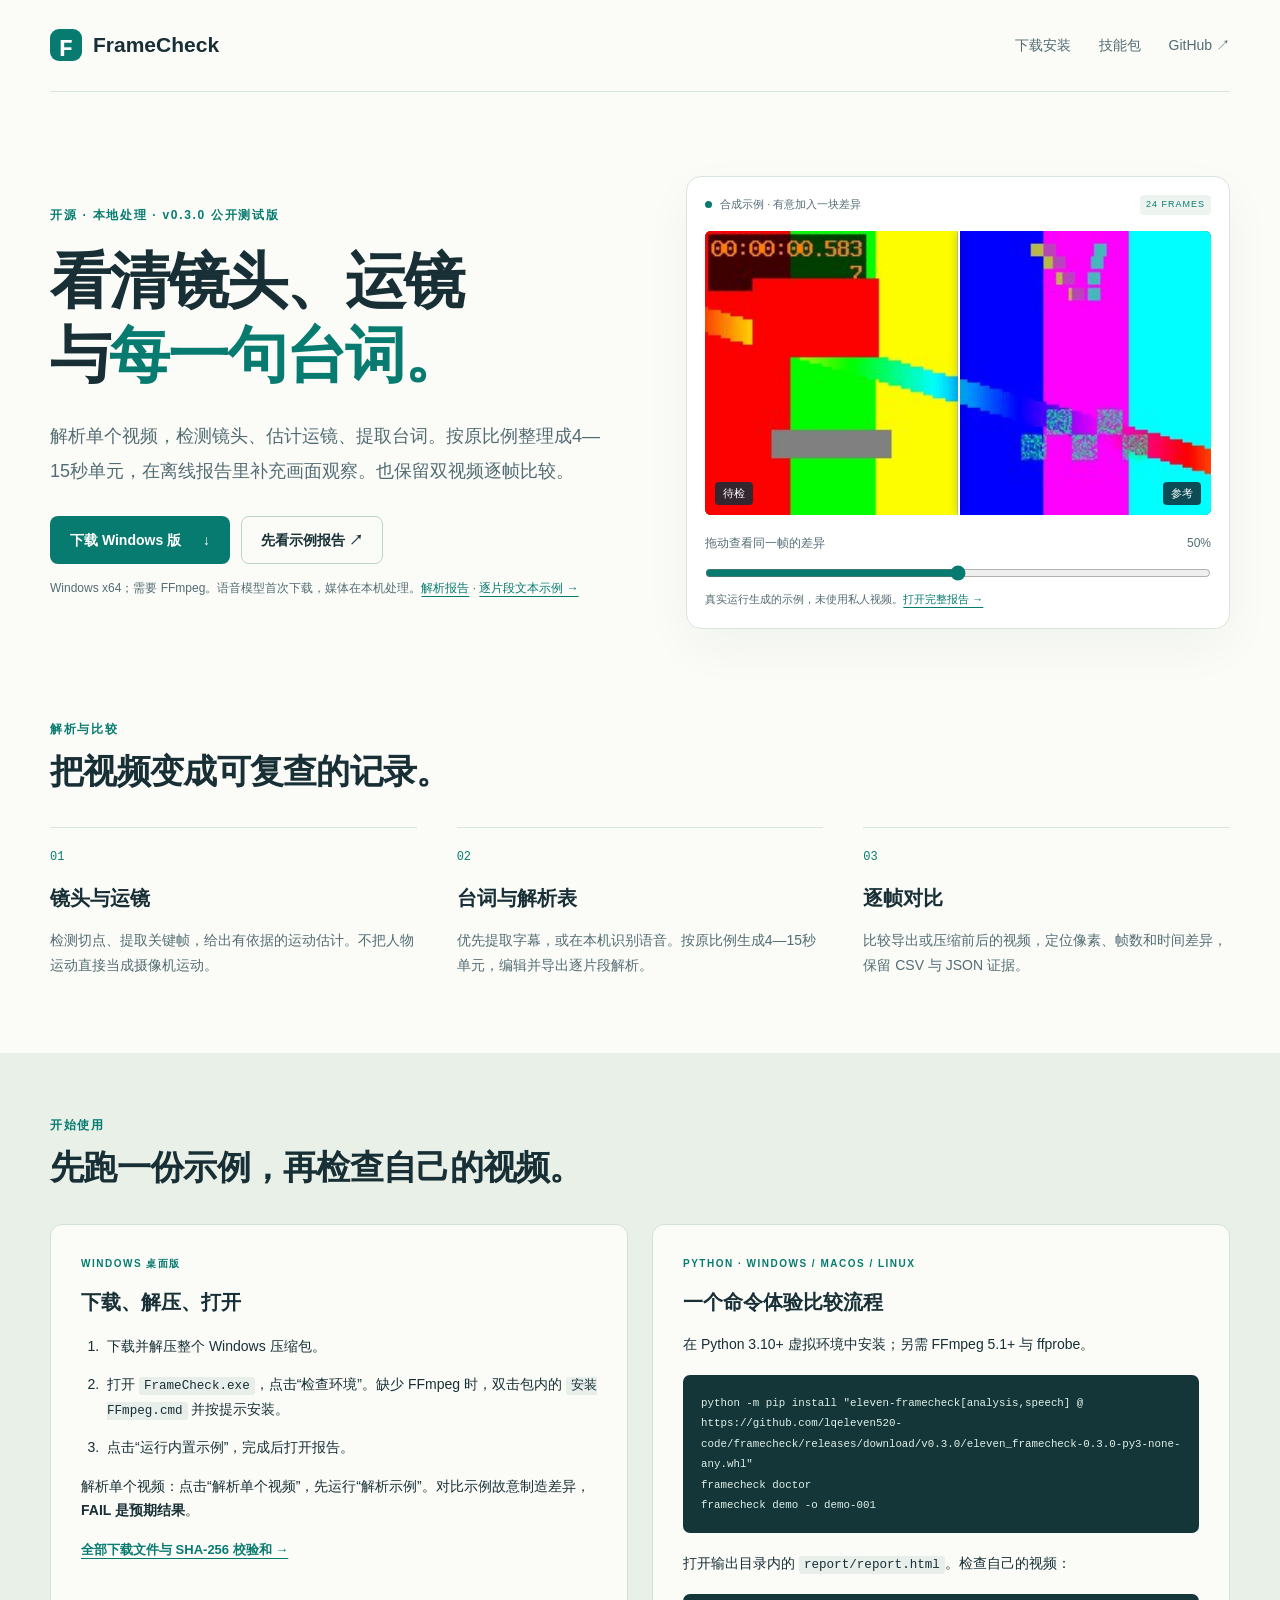
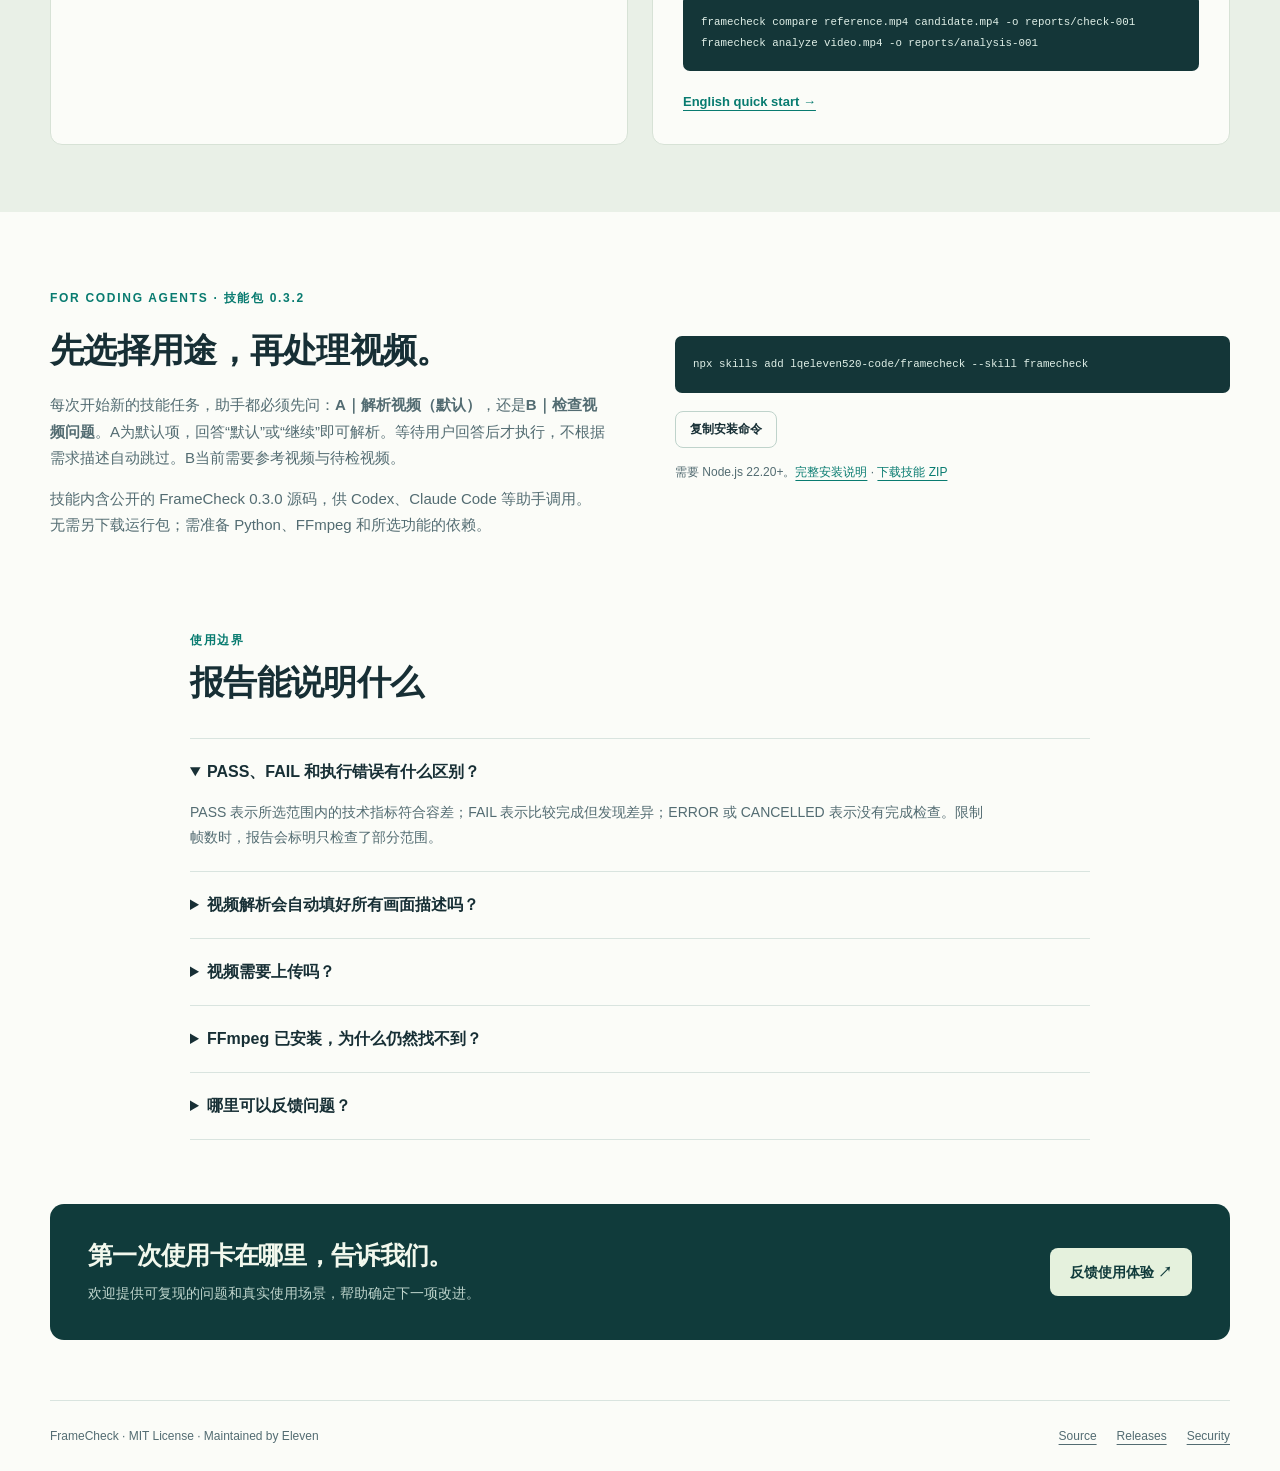
<file: docs/index.html>
<!doctype html>
<html lang="zh-CN">
<head>
  <meta charset="utf-8">
  <meta name="viewport" content="width=device-width,initial-scale=1">
  <title>FrameCheck — 视频解析、镜头拆分、运镜与台词 · Video analysis</title>
  <meta name="description" content="免费开源的视频解析与对比工具。拆分镜头、估计运镜、提取台词，按原比例输出4—15秒解析单元与可编辑镜头表。Windows桌面版、Python和助手技能包。">
  <meta name="color-scheme" content="light">
  <link rel="canonical" href="https://lqeleven520-code.github.io/framecheck/">
  <meta property="og:title" content="FrameCheck · 把视频差异定位到每一帧">
  <meta property="og:description" content="Local video comparison. Windows app, Python CLI and an installable agent skill. MIT licensed; no video uploads.">
  <meta property="og:type" content="website">
  <meta property="og:url" content="https://lqeleven520-code.github.io/framecheck/">
  <link rel="stylesheet" href="site.css">
  <script src="site.js" defer></script>
  <script type="application/ld+json">{"@context":"https://schema.org","@type":"SoftwareApplication","name":"FrameCheck","applicationCategory":"MultimediaApplication","operatingSystem":"Windows, macOS, Linux","softwareVersion":"0.3.0","description":"Local video analysis, shot detection, motion estimates, dialogue and frame comparison.","url":"https://lqeleven520-code.github.io/framecheck/","downloadUrl":"https://github.com/lqeleven520-code/framecheck/releases/tag/v0.3.0","license":"https://github.com/lqeleven520-code/framecheck/blob/main/LICENSE","offers":{"@type":"Offer","price":"0","priceCurrency":"USD"}}</script>
</head>
<body>
  <a class="skip" href="#main">跳到正文</a>
  <header class="site-header wrap">
    <a class="brand" href="./" aria-label="FrameCheck 首页"><span class="brand-mark" aria-hidden="true">F</span>FrameCheck</a>
    <nav aria-label="主导航"><a href="#install">下载安装</a><a href="#skill">技能包</a><a href="https://github.com/lqeleven520-code/framecheck">GitHub ↗</a></nav>
  </header>
  <main id="main">
    <section class="hero wrap">
      <div class="hero-copy">
        <p class="eyebrow">开源 · 本地处理 · v0.3.0 公开测试版</p>
        <h1>看清镜头、运镜<br>与<span>每一句台词。</span></h1>
        <p class="lead">解析单个视频，检测镜头、估计运镜、提取台词。按原比例整理成4—15秒单元，在离线报告里补充画面观察。也保留双视频逐帧比较。</p>
        <div class="actions"><a class="button primary" href="https://github.com/lqeleven520-code/framecheck/releases/download/v0.3.0/FrameCheck-0.3.0-windows-x64.zip">下载 Windows 版 <span aria-hidden="true">↓</span></a><a class="button secondary" href="demo.html">先看示例报告 ↗</a></div>
        <p class="fine">Windows x64；需要 FFmpeg。语音模型首次下载，媒体在本机处理。<a href="analysis-demo/report.html">解析报告</a> · <a href="analysis-demo/breakdown-reviewed.txt">逐片段文本示例 →</a></p>
      </div>
      <figure class="comparison-card">
        <div class="card-top"><span class="status-dot"></span>合成示例 · 有意加入一块差异 <span class="tag">24 FRAMES</span></div>
        <div class="comparison-view" id="comparison-view">
          <img src="assets/demo-reference.jpg" alt="参考帧：由程序生成的测试图案" width="320" height="180">
          <img class="candidate-layer" id="candidate-layer" src="assets/demo-candidate.jpg" alt="待检帧：相同图案中加入红色色块" width="320" height="180">
          <span class="split-line" id="split-line" aria-hidden="true"></span>
          <span class="image-label before-label">待检</span><span class="image-label after-label">参考</span>
        </div>
        <label class="slider-label" for="compare-slider">拖动查看同一帧的差异 <span id="slider-value">50%</span></label>
        <input id="compare-slider" type="range" min="0" max="100" value="50" aria-label="参考帧与待检帧的分界位置">
        <figcaption>真实运行生成的示例，未使用私人视频。<a href="demo.html">打开完整报告 →</a></figcaption>
      </figure>
    </section>
    <section class="use-cases wrap" aria-labelledby="use-cases-title">
      <div class="section-heading"><p class="eyebrow">解析与比较</p><h2 id="use-cases-title">把视频变成可复查的记录。</h2></div>
      <div class="three-columns">
        <article><span class="step">01</span><h3>镜头与运镜</h3><p>检测切点、提取关键帧，给出有依据的运动估计。不把人物运动直接当成摄像机运动。</p></article>
        <article><span class="step">02</span><h3>台词与解析表</h3><p>优先提取字幕，或在本机识别语音。按原比例生成4—15秒单元，编辑并导出逐片段解析。</p></article>
        <article><span class="step">03</span><h3>逐帧对比</h3><p>比较导出或压缩前后的视频，定位像素、帧数和时间差异，保留 CSV 与 JSON 证据。</p></article>
      </div>
    </section>
    <section class="install-section" id="install"><div class="wrap">
      <div class="section-heading"><p class="eyebrow">开始使用</p><h2>先跑一份示例，再检查自己的视频。</h2></div>
      <div class="two-columns">
        <article class="install-card"><p class="platform-label">WINDOWS 桌面版</p><h3>下载、解压、打开</h3>
          <ol><li>下载并解压整个 Windows 压缩包。</li><li>打开 <code>FrameCheck.exe</code>，点击“检查环境”。缺少 FFmpeg 时，双击包内的 <code>安装FFmpeg.cmd</code> 并按提示安装。</li><li>点击“运行内置示例”，完成后打开报告。</li></ol>
          <p>解析单个视频：点击“解析单个视频”，先运行“解析示例”。对比示例故意制造差异，<strong>FAIL 是预期结果</strong>。</p>
          <a class="text-link" href="https://github.com/lqeleven520-code/framecheck/releases/tag/v0.3.0">全部下载文件与 SHA-256 校验和 →</a>
        </article>
        <article class="install-card" id="python"><p class="platform-label">PYTHON · WINDOWS / MACOS / LINUX</p><h3>一个命令体验比较流程</h3>
          <p>在 Python 3.10+ 虚拟环境中安装；另需 FFmpeg 5.1+ 与 ffprobe。</p>
          <pre><code>python -m pip install "eleven-framecheck[analysis,speech] @ https://github.com/lqeleven520-code/framecheck/releases/download/v0.3.0/eleven_framecheck-0.3.0-py3-none-any.whl"
framecheck doctor
framecheck demo -o demo-001</code></pre>
          <p>打开输出目录内的 <code>report/report.html</code>。检查自己的视频：</p>
          <pre><code>framecheck compare reference.mp4 candidate.mp4 -o reports/check-001
framecheck analyze video.mp4 -o reports/analysis-001</code></pre>
          <a class="text-link" href="https://github.com/lqeleven520-code/framecheck/blob/main/docs/QUICKSTART.md">English quick start →</a>
        </article>
      </div>
    </div></section>
    <section class="skill-section wrap" id="skill">
      <div><p class="eyebrow">FOR CODING AGENTS · 技能包 0.3.2</p><h2>先选择用途，再处理视频。</h2><p>每次开始新的技能任务，助手都必须先问：<strong>A｜解析视频（默认）</strong>，还是<strong>B｜检查视频问题</strong>。A为默认项，回答“默认”或“继续”即可解析。等待用户回答后才执行，不根据需求描述自动跳过。B当前需要参考视频与待检视频。</p><p>技能内含公开的 FrameCheck 0.3.0 源码，供 Codex、Claude Code 等助手调用。无需另下载运行包；需准备 Python、FFmpeg 和所选功能的依赖。</p></div>
      <div class="skill-install"><pre><code id="skill-command">npx skills add lqeleven520-code/framecheck --skill framecheck</code></pre><button class="button secondary" id="copy-skill" type="button">复制安装命令</button><p class="fine">需要 Node.js 22.20+。<a href="https://github.com/lqeleven520-code/framecheck/blob/main/docs/INSTALL_SKILL.md">完整安装说明</a> · <a href="https://github.com/lqeleven520-code/framecheck/releases/download/skill-v0.3.2/framecheck-skill-0.3.2.zip">下载技能 ZIP</a></p><span id="copy-status" role="status" aria-live="polite"></span></div>
    </section>
    <section class="wrap details-section"><div class="section-heading"><p class="eyebrow">使用边界</p><h2>报告能说明什么</h2></div>
      <details open><summary>PASS、FAIL 和执行错误有什么区别？</summary><p>PASS 表示所选范围内的技术指标符合容差；FAIL 表示比较完成但发现差异；ERROR 或 CANCELLED 表示没有完成检查。限制帧数时，报告会标明只检查了部分范围。</p></details>
      <details><summary>视频解析会自动填好所有画面描述吗？</summary><p>引擎自动检测镜头、估计运动、提取台词与观察帧。画面风格、人物动作和神态等语义内容需要用户或视觉助手实际查看后填写，默认空白明确表示未分析。逐片段格式只保留画面风格和观察字段，不含视频接续方法或私人制作流程。<a href="analysis-demo/report.html">查看解析示例</a>。</p></details>
      <details><summary>视频需要上传吗？</summary><p>比较在本机运行，媒体不上传。生成的报告包含文件名和部分截图；分享前请检查这些内容，并保留整个报告目录。</p></details>
      <details><summary>FFmpeg 已安装，为什么仍然找不到？</summary><p>先点击“检查环境”。如果自动识别失败，在界面选择 ffmpeg.exe，并确认 ffprobe.exe 与它在同一目录。也可把完整的 FFmpeg bin 目录放在桌面程序旁的 ffmpeg/bin 中。<a href="https://ffmpeg.org/download.html">FFmpeg 官方下载入口</a>提供各系统的获取方式。</p></details>
      <details><summary>哪里可以反馈问题？</summary><p>通过 GitHub 的使用问题或使用反馈表单提交复现步骤。<code>framecheck doctor --json</code> 可提供不含本地路径的版本信息。<a href="https://github.com/lqeleven520-code/framecheck/issues/new/choose">提交反馈 →</a></p></details>
    </section>
    <section class="feedback wrap"><div><h2>第一次使用卡在哪里，告诉我们。</h2><p>欢迎提供可复现的问题和真实使用场景，帮助确定下一项改进。</p></div><a class="button primary" href="https://github.com/lqeleven520-code/framecheck/issues/new/choose">反馈使用体验 ↗</a></section>
  </main>
  <footer class="wrap"><p>FrameCheck · MIT License · Maintained by Eleven</p><p><a href="https://github.com/lqeleven520-code/framecheck">Source</a><a href="https://github.com/lqeleven520-code/framecheck/releases">Releases</a><a href="https://github.com/lqeleven520-code/framecheck/blob/main/SECURITY.md">Security</a></p></footer>
</body>
</html>
</file>
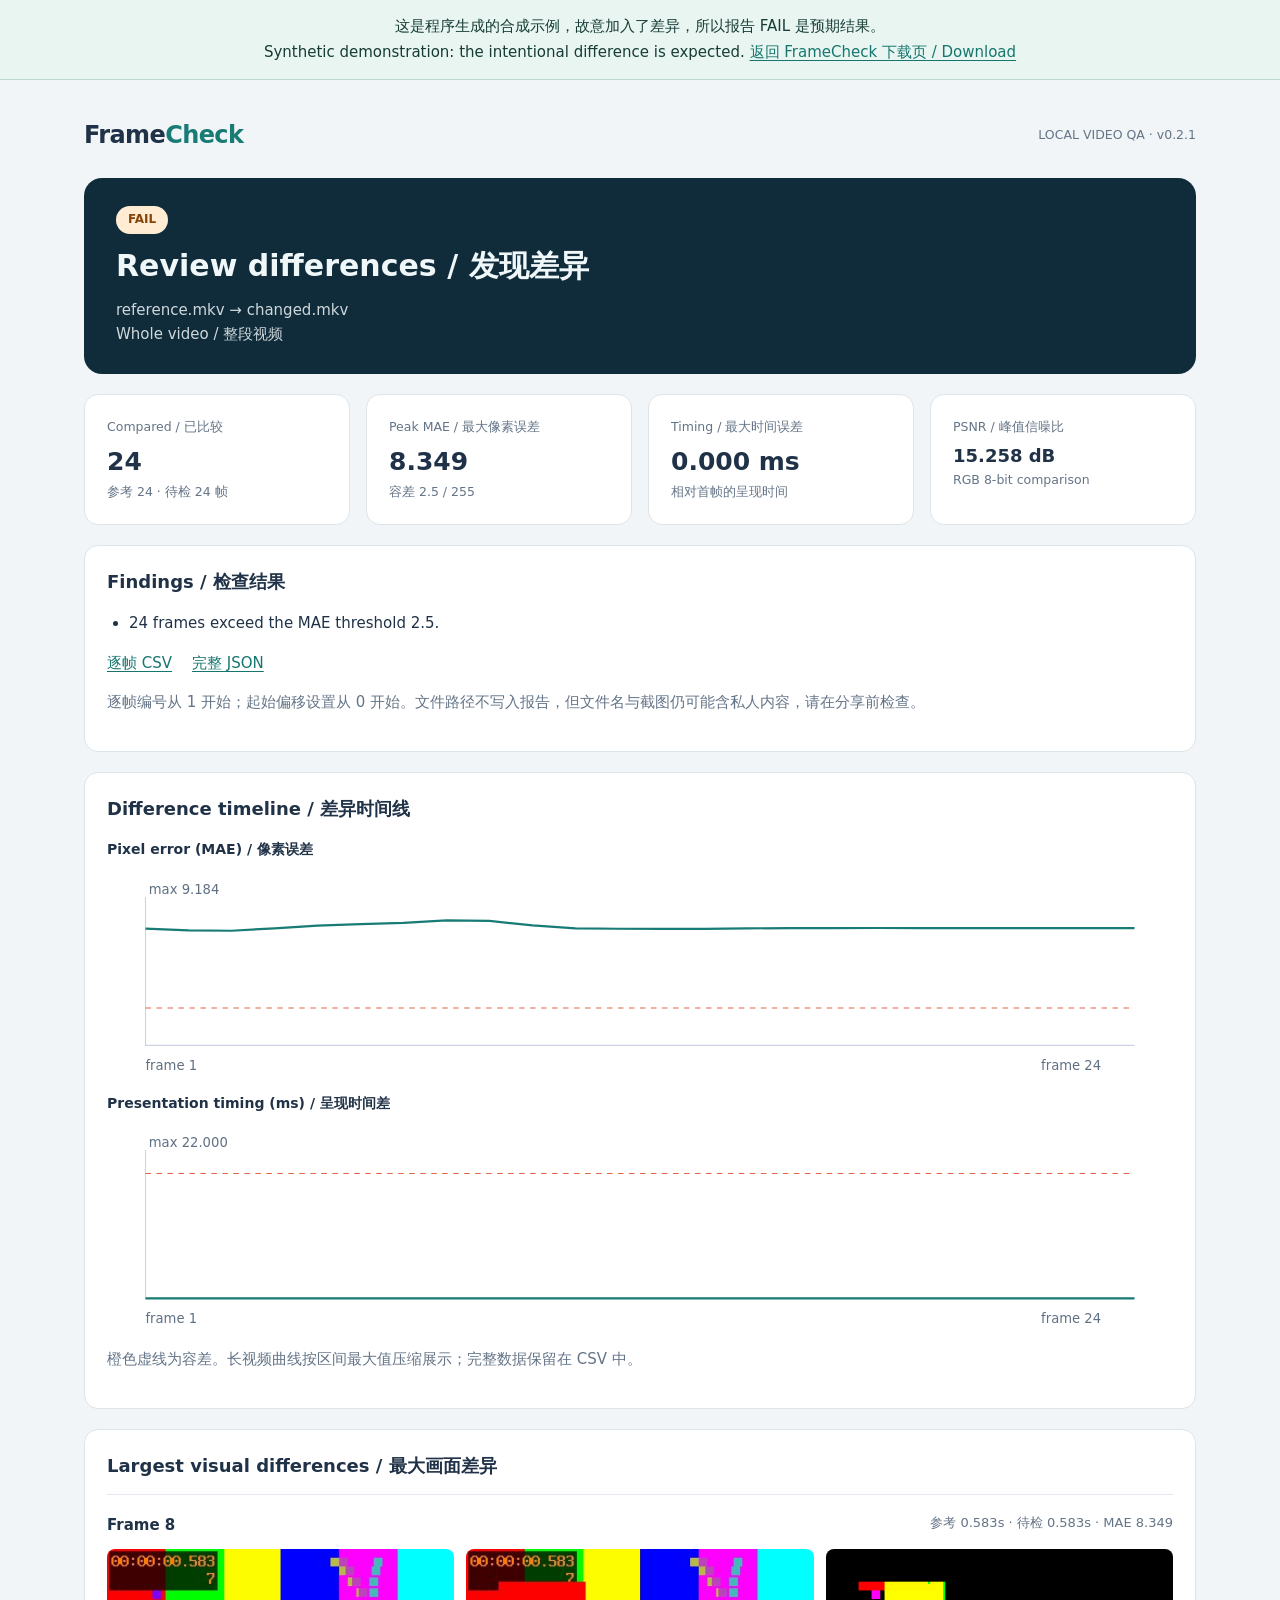
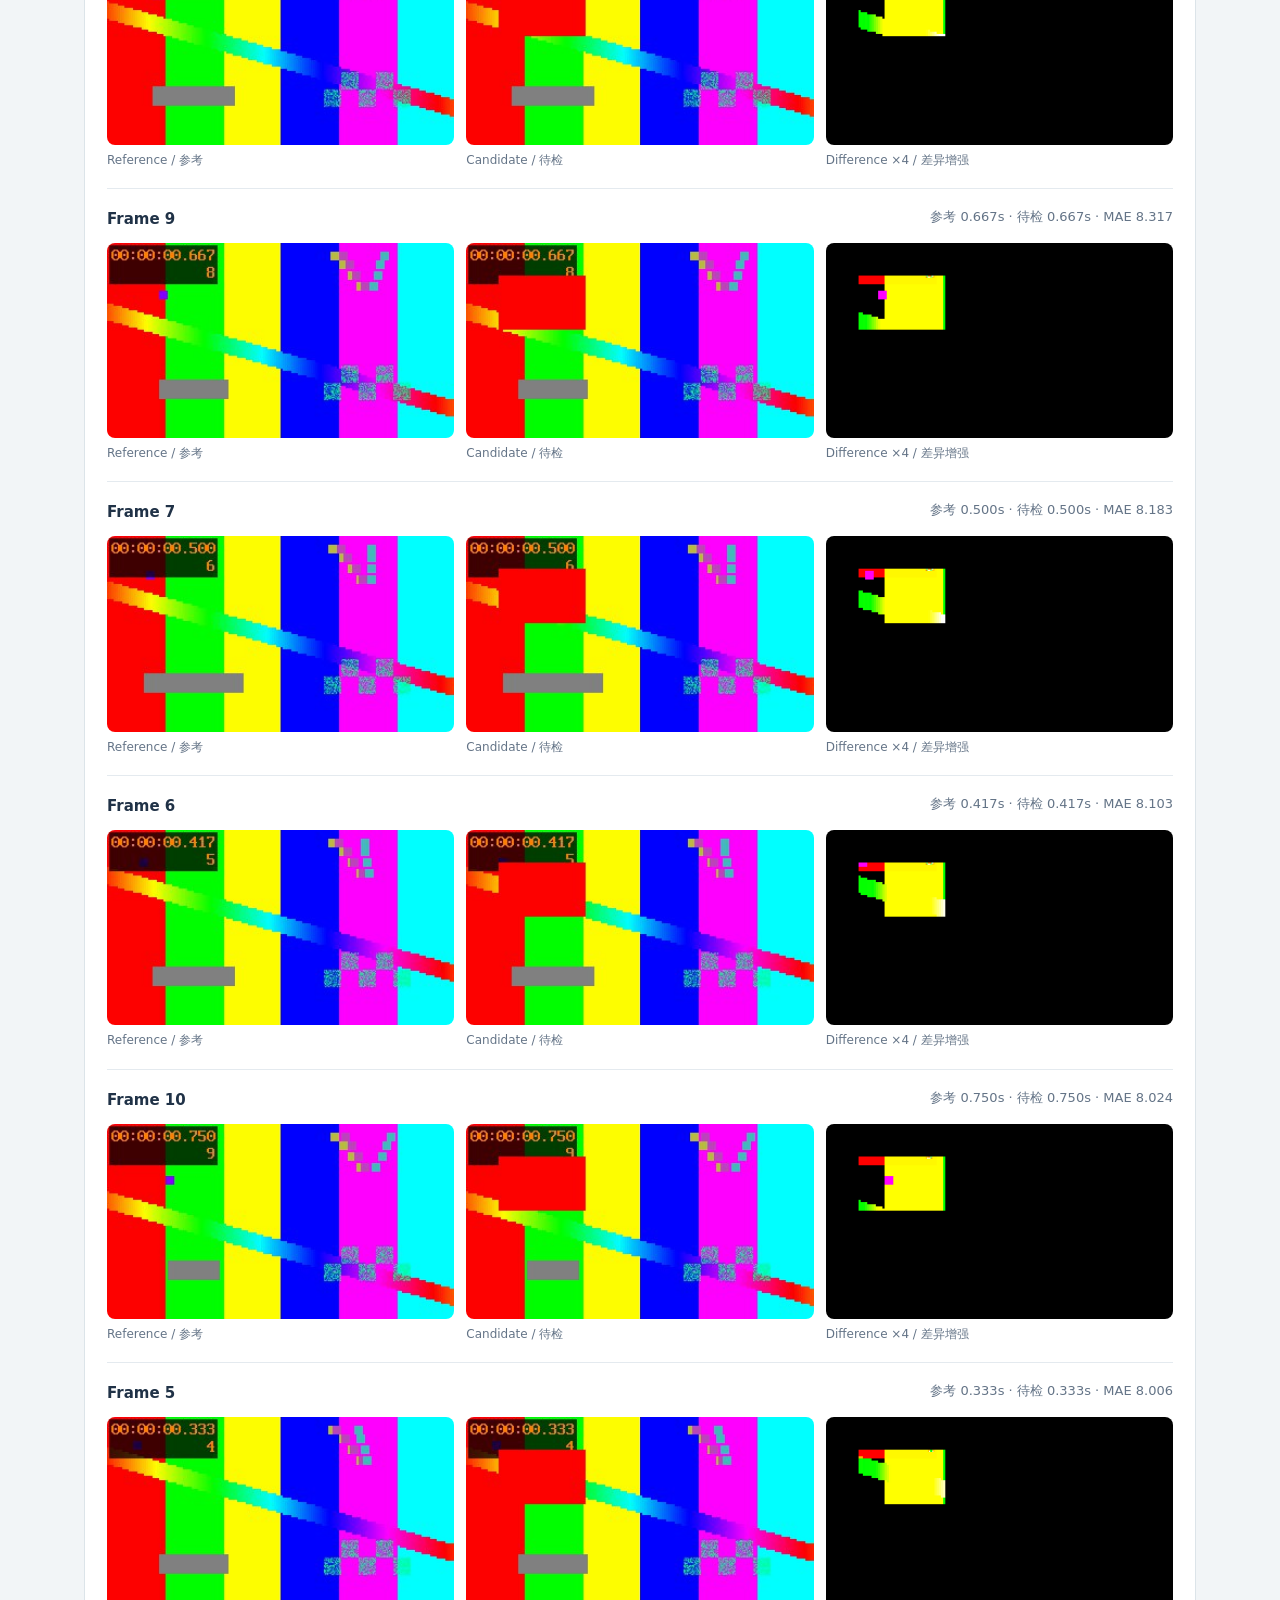
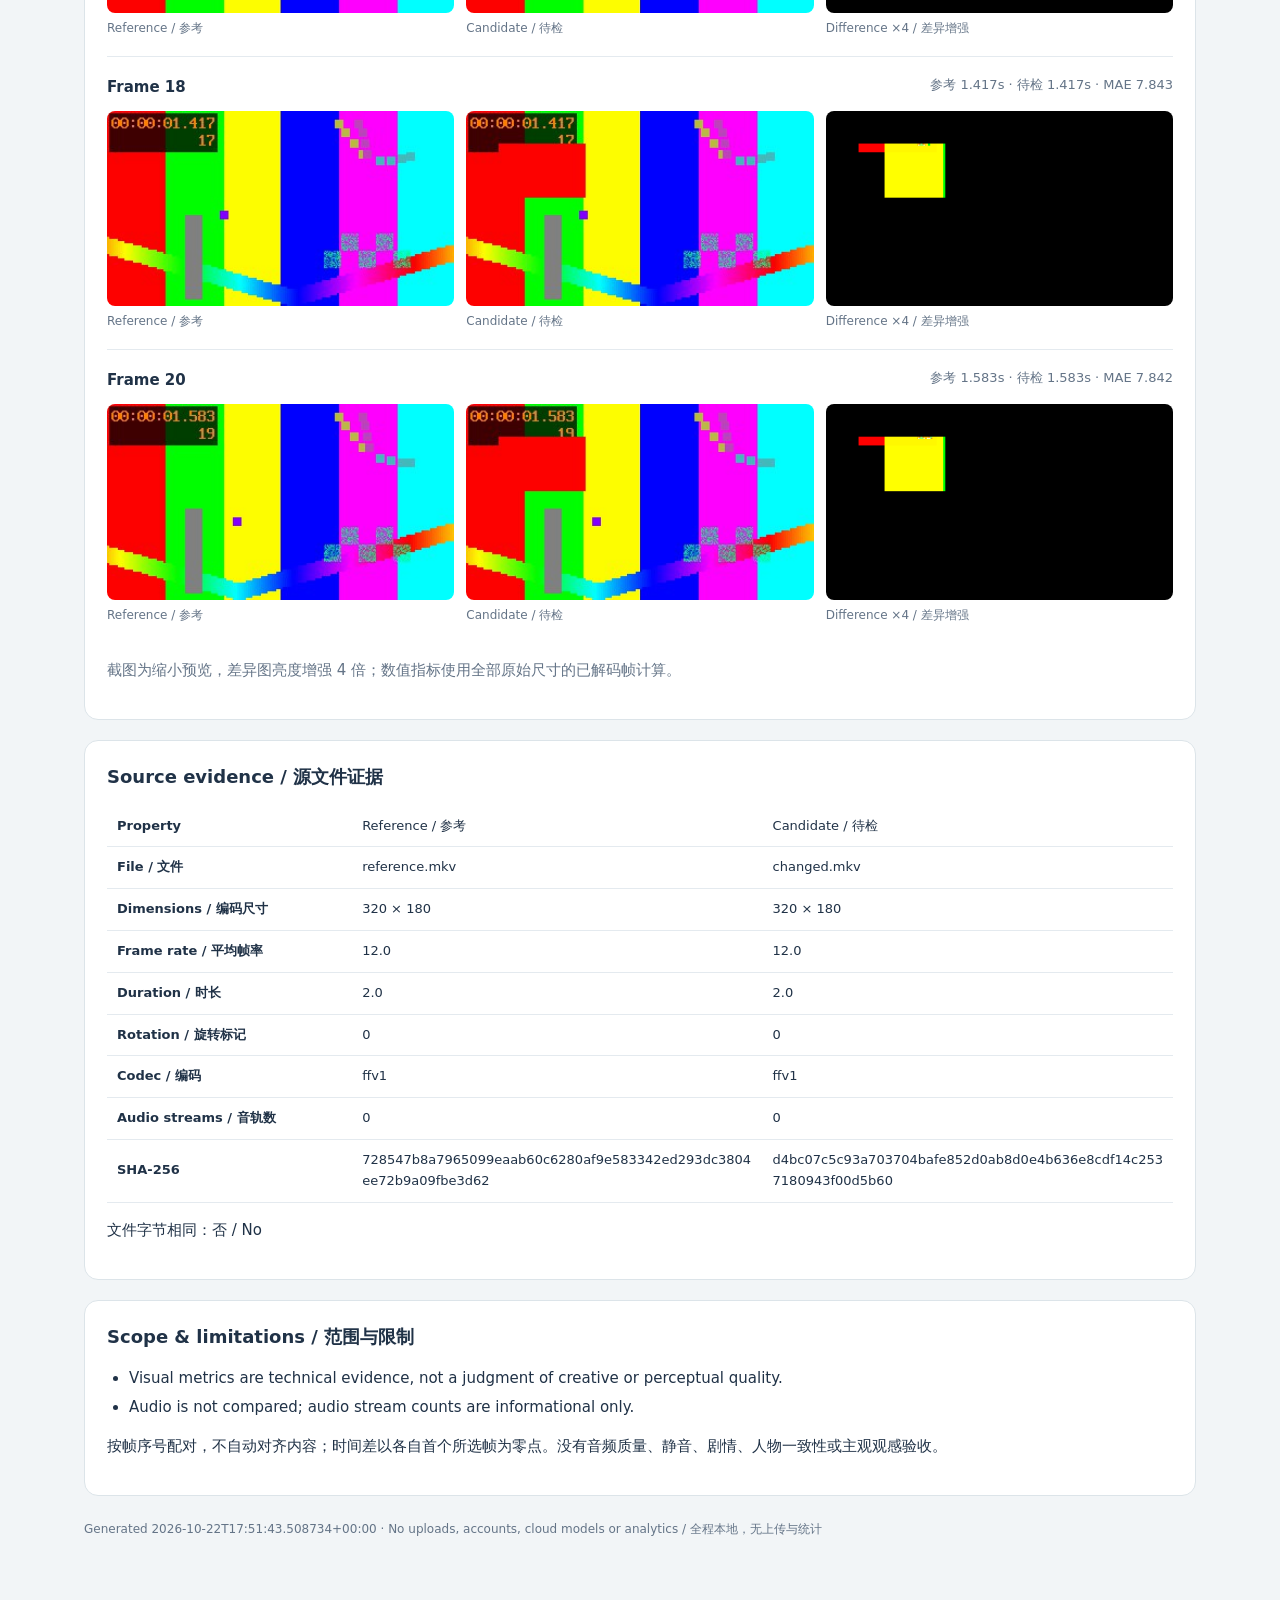
<file: docs/demo.html>
<!doctype html><html lang="zh-CN"><head><meta charset="utf-8">
    <meta name="viewport" content="width=device-width,initial-scale=1">
    <meta http-equiv="Content-Security-Policy" content="default-src 'none'; img-src 'self' data:; style-src 'unsafe-inline'">
    <title>FrameCheck — changed.mkv</title>
    <style>
    :root{color-scheme:light}*{box-sizing:border-box}body{margin:0;background:#f2f5f7;color:#203247;font:15px/1.6 system-ui,"Microsoft YaHei",sans-serif}
    main{max-width:1160px;margin:auto;padding:36px 24px 60px}header{display:flex;justify-content:space-between;align-items:center;margin-bottom:24px}
    .logo{font-size:24px;font-weight:800;letter-spacing:-.6px}.logo b{color:#187b75}.muted,small{color:#647487}
    .hero{background:#102c3b;color:#f0f7f9;padding:28px 32px;border-radius:18px}.hero h1{font-size:30px;margin:8px 0}
    .hero p{margin:0;opacity:.85}.tag{display:inline-block;border-radius:20px;padding:4px 12px;background:#d5f5e6;color:#14553f;font-size:12px;font-weight:700}
    .tag.FAIL{background:#ffecd2;color:#84450b}.tag.ERROR,.tag.CANCELLED{background:#fbe0df;color:#8f2930}
    .grid{display:grid;grid-template-columns:repeat(4,1fr);gap:16px;margin:20px 0}.card,section{background:white;border:1px solid #dce4e9;border-radius:14px;padding:22px}
    .card strong{display:block;font-size:25px;margin-top:5px}.card small{display:block}section{margin-top:20px}h2{font-size:18px;margin:0 0 14px}h3{font-size:14px}
    ul{padding-left:22px}li{margin:5px 0}a{color:#16766f;text-underline-offset:3px}.links{display:flex;gap:20px;flex-wrap:wrap;margin-top:16px}
    svg{width:100%;display:block}.frame{padding:18px 0;border-top:1px solid #e4eaef}.frame-title{display:flex;justify-content:space-between;gap:12px;flex-wrap:wrap}
    .frame-title span{color:#647487;font-size:13px}.images{display:grid;grid-template-columns:repeat(3,1fr);gap:12px;margin-top:12px}figure{margin:0}
    img{width:100%;display:block;background:#18222a;border-radius:8px}figcaption{font-size:12px;color:#647487;margin-top:6px}
    .table-wrap{overflow-x:auto}table{width:100%;border-collapse:collapse;font-size:13px;table-layout:fixed}th,td{border-bottom:1px solid #e4eaef;padding:10px;text-align:left;overflow-wrap:anywhere}th{width:23%}
    footer{margin-top:24px;font-size:12px;color:#647487}@media(max-width:700px){main{padding:20px 12px}.grid{grid-template-columns:repeat(2,1fr)}.images{grid-template-columns:1fr}.hero{padding:22px}.hero h1{font-size:23px}}
    </style></head><body><div style="padding:14px 24px;background:#e8f5f0;border-bottom:1px solid #bdd9cf;color:#173c36;font:15px/1.7 system-ui;text-align:center">这是程序生成的合成示例，故意加入了差异，所以报告 FAIL 是预期结果。<br> Synthetic demonstration: the intentional difference is expected. <a href="index.html">返回 FrameCheck 下载页 / Download</a></div><main>
    <header><div class="logo">Frame<b>Check</b></div><small>LOCAL VIDEO QA · v0.2.1</small></header>
    <div class="hero"><span class="tag FAIL">FAIL</span><h1>Review differences / 发现差异</h1>
    <p>reference.mkv → changed.mkv</p><p>Whole video / 整段视频</p></div>
    <div class="grid"><div class="card"><small>Compared / 已比较</small><strong>24</strong><small>参考 24 · 待检 24 帧</small></div>
    <div class="card"><small>Peak MAE / 最大像素误差</small><strong>8.349</strong><small>容差 2.5 / 255</small></div>
    <div class="card"><small>Timing / 最大时间误差</small><strong>0.000 ms</strong><small>相对首帧的呈现时间</small></div>
    <div class="card"><small>PSNR / 峰值信噪比</small><strong style="font-size:18px">15.258 dB</strong><small>RGB 8-bit comparison</small></div></div>
    <section><h2>Findings / 检查结果</h2><ul><li>24 frames exceed the MAE threshold 2.5.</li></ul><div class="links"><a href="demo-frames.csv">逐帧 CSV</a><a href="demo-result.json">完整 JSON</a></div>
    <p class="muted">逐帧编号从 1 开始；起始偏移设置从 0 开始。文件路径不写入报告，但文件名与截图仍可能含私人内容，请在分享前检查。</p></section>
    <section><h2>Difference timeline / 差异时间线</h2><h3>Pixel error (MAE) / 像素误差</h3><svg viewBox="0 0 970 185" role="img" aria-label="mae per-frame chart">
      <path d="M35 20V155H935" fill="none" stroke="#cad3df"/>
      <line x1="35" x2="935" y1="120.97279739396998" y2="120.97279739396998" stroke="#e06445" stroke-dasharray="5 5"/>
      <polyline points="35.00,48.76 74.13,50.44 113.26,50.75 152.39,48.49 191.52,46.03 230.65,44.72 269.78,43.62 308.91,41.36 348.04,41.80 387.17,45.79 426.30,48.52 465.43,48.93 504.57,48.98 543.70,48.94 582.83,48.59 621.96,48.30 661.09,48.30 700.22,48.25 739.35,48.30 778.48,48.26 817.61,48.34 856.74,48.34 895.87,48.38 935.00,48.35" fill="none" stroke="#187b75" stroke-width="2"/>
      <text x="38" y="17" fill="#607083" font-size="12">max 9.184</text>
      <text x="35" y="177" fill="#607083" font-size="12">frame 1</text>
      <text x="850" y="177" fill="#607083" font-size="12">frame 24</text>
    </svg>
    <h3>Presentation timing (ms) / 呈现时间差</h3><svg viewBox="0 0 970 185" role="img" aria-label="relative_timing_error_ms per-frame chart">
      <path d="M35 20V155H935" fill="none" stroke="#cad3df"/>
      <line x1="35" x2="935" y1="41.363636363636374" y2="41.363636363636374" stroke="#e06445" stroke-dasharray="5 5"/>
      <polyline points="35.00,155.00 74.13,155.00 113.26,155.00 152.39,155.00 191.52,155.00 230.65,155.00 269.78,155.00 308.91,155.00 348.04,155.00 387.17,155.00 426.30,155.00 465.43,155.00 504.57,155.00 543.70,155.00 582.83,155.00 621.96,155.00 661.09,155.00 700.22,155.00 739.35,155.00 778.48,155.00 817.61,155.00 856.74,155.00 895.87,155.00 935.00,155.00" fill="none" stroke="#187b75" stroke-width="2"/>
      <text x="38" y="17" fill="#607083" font-size="12">max 22.000</text>
      <text x="35" y="177" fill="#607083" font-size="12">frame 1</text>
      <text x="850" y="177" fill="#607083" font-size="12">frame 24</text>
    </svg><p class="muted">橙色虚线为容差。长视频曲线按区间最大值压缩展示；完整数据保留在 CSV 中。</p></section>
    <section><h2>Largest visual differences / 最大画面差异</h2><article class="frame"><div class="frame-title"><strong>Frame 8</strong>
          <span>参考 0.583s · 待检 0.583s · MAE 8.349</span>
          </div><div class="images"><figure><img loading="lazy" src="[data-uri]" alt="Reference / 参考"><figcaption>Reference / 参考</figcaption></figure><figure><img loading="lazy" src="[data-uri]" alt="Candidate / 待检"><figcaption>Candidate / 待检</figcaption></figure><figure><img loading="lazy" src="[data-uri]" alt="Difference ×4 / 差异增强"><figcaption>Difference ×4 / 差异增强</figcaption></figure></div></article><article class="frame"><div class="frame-title"><strong>Frame 9</strong>
          <span>参考 0.667s · 待检 0.667s · MAE 8.317</span>
          </div><div class="images"><figure><img loading="lazy" src="[data-uri]" alt="Reference / 参考"><figcaption>Reference / 参考</figcaption></figure><figure><img loading="lazy" src="[data-uri]" alt="Candidate / 待检"><figcaption>Candidate / 待检</figcaption></figure><figure><img loading="lazy" src="[data-uri]" alt="Difference ×4 / 差异增强"><figcaption>Difference ×4 / 差异增强</figcaption></figure></div></article><article class="frame"><div class="frame-title"><strong>Frame 7</strong>
          <span>参考 0.500s · 待检 0.500s · MAE 8.183</span>
          </div><div class="images"><figure><img loading="lazy" src="[data-uri]" alt="Reference / 参考"><figcaption>Reference / 参考</figcaption></figure><figure><img loading="lazy" src="[data-uri]" alt="Candidate / 待检"><figcaption>Candidate / 待检</figcaption></figure><figure><img loading="lazy" src="[data-uri]" alt="Difference ×4 / 差异增强"><figcaption>Difference ×4 / 差异增强</figcaption></figure></div></article><article class="frame"><div class="frame-title"><strong>Frame 6</strong>
          <span>参考 0.417s · 待检 0.417s · MAE 8.103</span>
          </div><div class="images"><figure><img loading="lazy" src="[data-uri]" alt="Reference / 参考"><figcaption>Reference / 参考</figcaption></figure><figure><img loading="lazy" src="[data-uri]" alt="Candidate / 待检"><figcaption>Candidate / 待检</figcaption></figure><figure><img loading="lazy" src="[data-uri]" alt="Difference ×4 / 差异增强"><figcaption>Difference ×4 / 差异增强</figcaption></figure></div></article><article class="frame"><div class="frame-title"><strong>Frame 10</strong>
          <span>参考 0.750s · 待检 0.750s · MAE 8.024</span>
          </div><div class="images"><figure><img loading="lazy" src="[data-uri]" alt="Reference / 参考"><figcaption>Reference / 参考</figcaption></figure><figure><img loading="lazy" src="[data-uri]" alt="Candidate / 待检"><figcaption>Candidate / 待检</figcaption></figure><figure><img loading="lazy" src="[data-uri]" alt="Difference ×4 / 差异增强"><figcaption>Difference ×4 / 差异增强</figcaption></figure></div></article><article class="frame"><div class="frame-title"><strong>Frame 5</strong>
          <span>参考 0.333s · 待检 0.333s · MAE 8.006</span>
          </div><div class="images"><figure><img loading="lazy" src="[data-uri]" alt="Reference / 参考"><figcaption>Reference / 参考</figcaption></figure><figure><img loading="lazy" src="[data-uri]" alt="Candidate / 待检"><figcaption>Candidate / 待检</figcaption></figure><figure><img loading="lazy" src="[data-uri]" alt="Difference ×4 / 差异增强"><figcaption>Difference ×4 / 差异增强</figcaption></figure></div></article><article class="frame"><div class="frame-title"><strong>Frame 18</strong>
          <span>参考 1.417s · 待检 1.417s · MAE 7.843</span>
          </div><div class="images"><figure><img loading="lazy" src="[data-uri]" alt="Reference / 参考"><figcaption>Reference / 参考</figcaption></figure><figure><img loading="lazy" src="[data-uri]" alt="Candidate / 待检"><figcaption>Candidate / 待检</figcaption></figure><figure><img loading="lazy" src="[data-uri]" alt="Difference ×4 / 差异增强"><figcaption>Difference ×4 / 差异增强</figcaption></figure></div></article><article class="frame"><div class="frame-title"><strong>Frame 20</strong>
          <span>参考 1.583s · 待检 1.583s · MAE 7.842</span>
          </div><div class="images"><figure><img loading="lazy" src="[data-uri]" alt="Reference / 参考"><figcaption>Reference / 参考</figcaption></figure><figure><img loading="lazy" src="[data-uri]" alt="Candidate / 待检"><figcaption>Candidate / 待检</figcaption></figure><figure><img loading="lazy" src="[data-uri]" alt="Difference ×4 / 差异增强"><figcaption>Difference ×4 / 差异增强</figcaption></figure></div></article>
    <p class="muted">截图为缩小预览，差异图亮度增强 4 倍；数值指标使用全部原始尺寸的已解码帧计算。</p></section>
    <section><h2>Source evidence / 源文件证据</h2><div class="table-wrap"><table><thead><tr><th>Property</th><td>Reference / 参考</td><td>Candidate / 待检</td></tr></thead><tbody><tr><th>File / 文件</th><td>reference.mkv</td><td>changed.mkv</td></tr><tr><th>Dimensions / 编码尺寸</th><td>320 × 180</td><td>320 × 180</td></tr><tr><th>Frame rate / 平均帧率</th><td>12.0</td><td>12.0</td></tr><tr><th>Duration / 时长</th><td>2.0</td><td>2.0</td></tr><tr><th>Rotation / 旋转标记</th><td>0</td><td>0</td></tr><tr><th>Codec / 编码</th><td>ffv1</td><td>ffv1</td></tr><tr><th>Audio streams / 音轨数</th><td>0</td><td>0</td></tr><tr><th>SHA-256</th><td>728547b8a7965099eaab60c6280af9e583342ed293dc3804ee72b9a09fbe3d62</td><td>d4bc07c5c93a703704bafe852d0ab8d0e4b636e8cdf14c2537180943f00d5b60</td></tr></tbody></table></div>
    <p>文件字节相同：否 / No</p></section>
    <section><h2>Scope & limitations / 范围与限制</h2><ul><li>Visual metrics are technical evidence, not a judgment of creative or perceptual quality.</li><li>Audio is not compared; audio stream counts are informational only.</li></ul>
    <p>按帧序号配对，不自动对齐内容；时间差以各自首个所选帧为零点。没有音频质量、静音、剧情、人物一致性或主观观感验收。</p></section>
    <footer>Generated 2026-10-22T17:51:43.508734+00:00 · No uploads, accounts, cloud models or analytics / 全程本地，无上传与统计</footer>
    </main></body></html>
</file>
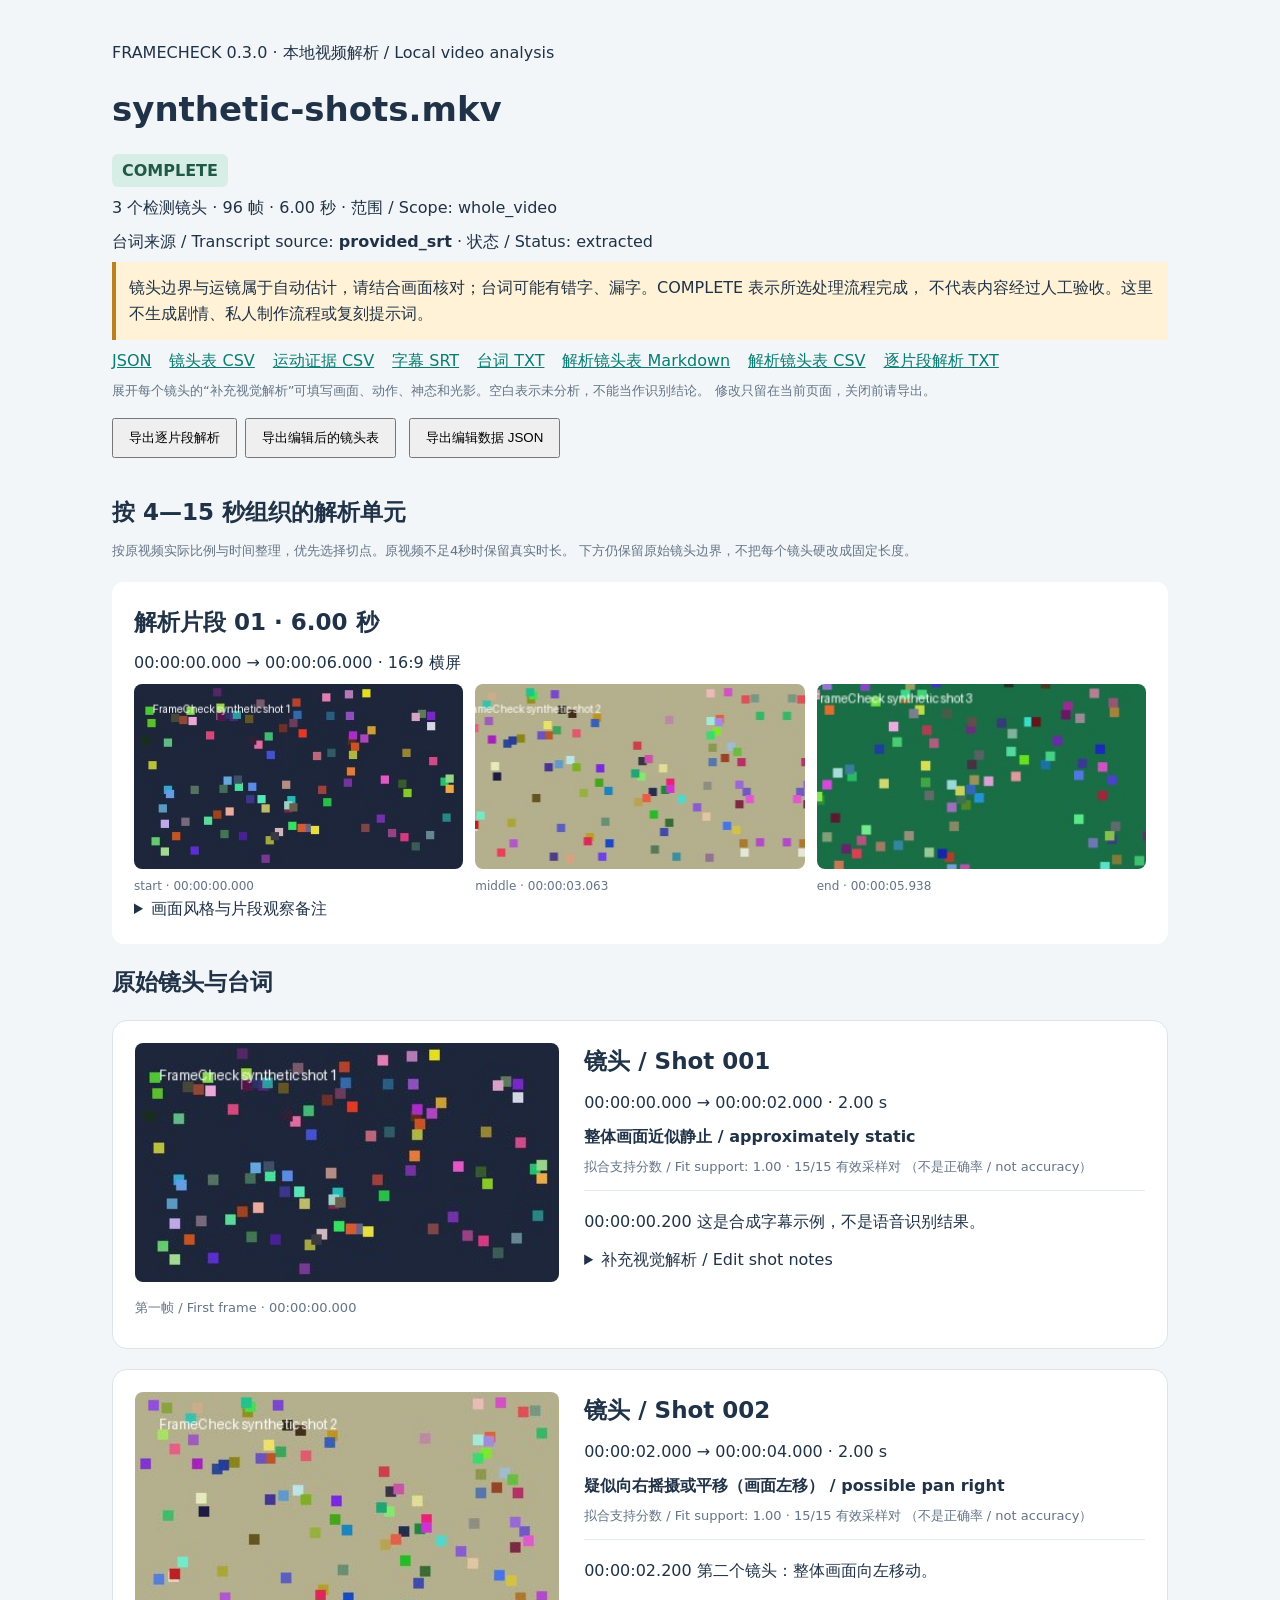
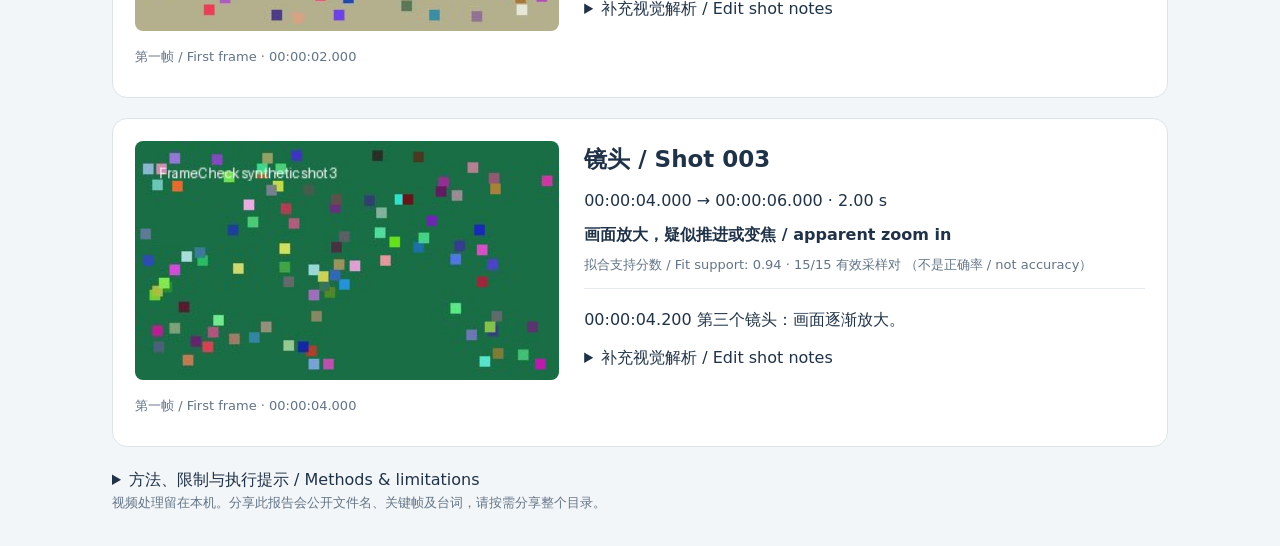
<file: docs/analysis-demo/report.html>
<!doctype html><html lang="zh-CN"><meta charset="utf-8">
    <meta name="viewport" content="width=device-width,initial-scale=1">
    <title>FrameCheck 视频解析 · synthetic-shots.mkv</title><style>
    *{box-sizing:border-box}body{margin:0;background:#f3f6f8;color:#203247;font:16px/1.6 system-ui,sans-serif}
    main{max-width:1100px;margin:auto;padding:32px 22px}header{margin-bottom:28px}h1{font-size:34px;line-height:1.25}
    h2{font-size:23px;margin:0 0 10px}a{color:#087d73}nav{display:flex;flex-wrap:wrap;gap:18px}
    article{display:grid;grid-template-columns:minmax(240px,42%) 1fr;gap:25px;background:white;border:1px solid #dce4e8;
    border-radius:15px;margin:20px 0;padding:22px}img{width:100%;height:auto;border-radius:8px}p{margin:8px 0}
    .muted{color:#637487;font-size:13px}.time,time{font-variant-numeric:tabular-nums}.status{display:inline-block;
    border-radius:6px;padding:4px 10px;background:#d7eee7;color:#205a47;font-weight:700}.notice{background:#fff2d6;
    border-left:4px solid #bb8021;padding:13px;overflow-wrap:anywhere}.dialogue{border-top:1px solid #e5eaee;margin:12px 0;
    padding-top:10px;white-space:pre-wrap}li{margin:7px 0}code{overflow-wrap:anywhere}
    textarea{display:block;width:100%;font:inherit;padding:8px;border:1px solid #b9c9d3;border-radius:5px}
    label{display:block;margin:12px 0}button{padding:9px 15px;margin:8px 8px 8px 0;cursor:pointer}
    .unit{padding:22px;background:white;border-radius:12px;margin:20px 0}.gallery{display:grid;
    grid-template-columns:repeat(3,1fr);gap:12px}figure{margin:0}figcaption{font-size:12px;color:#637487}
    @media(max-width:720px){article{grid-template-columns:1fr}main{padding:20px 14px}h1{font-size:28px}}
    </style><main><header><p>FRAMECHECK 0.3.0 · 本地视频解析 / Local video analysis</p>
    <h1>synthetic-shots.mkv</h1><span class="status">COMPLETE</span>
    <p>3 个检测镜头 · 96 帧 · 6.00 秒 ·
    范围 / Scope: whole_video</p><p>台词来源 / Transcript source: <strong>provided_srt</strong> ·
    状态 / Status: extracted</p>
    <p class="notice">镜头边界与运镜属于自动估计，请结合画面核对；台词可能有错字、漏字。COMPLETE 表示所选处理流程完成，
    不代表内容经过人工验收。这里不生成剧情、私人制作流程或复刻提示词。</p>
    <nav><a href="analysis.json">JSON</a><a href="shots.csv">镜头表 CSV</a><a href="motion.csv">运动证据 CSV</a>
    <a href="transcript.srt">字幕 SRT</a><a href="transcript.txt">台词 TXT</a>
    <a href="storyboard.md">解析镜头表 Markdown</a><a href="storyboard.csv">解析镜头表 CSV</a>
    <a href="breakdown.txt">逐片段解析 TXT</a></nav>
    <p class="muted">展开每个镜头的“补充视觉解析”可填写画面、动作、神态和光影。空白表示未分析，不能当作识别结论。
    修改只留在当前页面，关闭前请导出。</p>
    <button id="save-breakdown">导出逐片段解析</button><button id="save-notes-md">导出编辑后的镜头表</button>
    <button id="save-notes-json">导出编辑数据 JSON</button>
    <p id="save-status" class="muted" role="status"></p></header>
    <h2>按 4—15 秒组织的解析单元</h2><p class="muted">按原视频实际比例与时间整理，优先选择切点。原视频不足4秒时保留真实时长。
    下方仍保留原始镜头边界，不把每个镜头硬改成固定长度。</p><section class="unit" id="unit-1"><h2>解析片段 01 · 6.00 秒</h2><p>00:00:00.000 → 00:00:06.000 · 16:9 横屏</p><div class="gallery"><figure><img src="units/unit-0001-start.jpg" alt="片段 1 start"><figcaption>start · 00:00:00.000</figcaption></figure><figure><img src="units/unit-0001-middle.jpg" alt="片段 1 middle"><figcaption>middle · 00:00:03.063</figcaption></figure><figure><img src="units/unit-0001-end.jpg" alt="片段 1 end"><figcaption>end · 00:00:05.938</figcaption></figure></div><details><summary>画面风格与片段观察备注</summary><div class="unit-notes"></div></details></section>
    <h2>原始镜头与台词</h2><article id="shot-1"><div><img src="keyframes/shot-0001.jpg"
          alt="镜头 1 的第一帧" loading="lazy"><p class="muted">第一帧 / First frame ·
          00:00:00.000</p></div><div><h2>镜头 / Shot 001</h2>
          <p class="time">00:00:00.000 → 00:00:02.000 ·
          2.00 s</p><p><strong>整体画面近似静止 / approximately static</strong></p>
          <p class="muted">拟合支持分数 / Fit support: 1.00 ·
          15/15 有效采样对
          （不是正确率 / not accuracy）</p><div class="dialogue"><p><time>00:00:00.200</time> 这是合成字幕示例，不是语音识别结果。</p></div>
          <details><summary>补充视觉解析 / Edit shot notes</summary><div class="notes"></div></details>
          </div></article><article id="shot-2"><div><img src="keyframes/shot-0002.jpg"
          alt="镜头 2 的第一帧" loading="lazy"><p class="muted">第一帧 / First frame ·
          00:00:02.000</p></div><div><h2>镜头 / Shot 002</h2>
          <p class="time">00:00:02.000 → 00:00:04.000 ·
          2.00 s</p><p><strong>疑似向右摇摄或平移（画面左移） / possible pan right</strong></p>
          <p class="muted">拟合支持分数 / Fit support: 1.00 ·
          15/15 有效采样对
          （不是正确率 / not accuracy）</p><div class="dialogue"><p><time>00:00:02.200</time> 第二个镜头：整体画面向左移动。</p></div>
          <details><summary>补充视觉解析 / Edit shot notes</summary><div class="notes"></div></details>
          </div></article><article id="shot-3"><div><img src="keyframes/shot-0003.jpg"
          alt="镜头 3 的第一帧" loading="lazy"><p class="muted">第一帧 / First frame ·
          00:00:04.000</p></div><div><h2>镜头 / Shot 003</h2>
          <p class="time">00:00:04.000 → 00:00:06.000 ·
          2.00 s</p><p><strong>画面放大，疑似推进或变焦 / apparent zoom in</strong></p>
          <p class="muted">拟合支持分数 / Fit support: 0.94 ·
          15/15 有效采样对
          （不是正确率 / not accuracy）</p><div class="dialogue"><p><time>00:00:04.200</time> 第三个镜头：画面逐渐放大。</p></div>
          <details><summary>补充视觉解析 / Edit shot notes</summary><div class="notes"></div></details>
          </div></article><details><summary>方法、限制与执行提示 / Methods & limitations</summary><ul><li>Cut detection is a heuristic. Fades, flashes, fast action and similar shots need review.</li><li>Motion labels describe estimated 2D image motion, not verified camera equipment or intent.</li><li>Transcripts require review. No speaker identification, lip reading or burned-in subtitle OCR.</li></ul>
    <p>Source SHA-256: <code>0646e6f5b4446c456dc40debff5a3db7a63314024b7615908588db55c541cd1f</code></p>
    <p>基于逐帧 HSV 变化检测硬切；稀疏光流与 RANSAC 估计整体画面运动。快速运动、闪光、叠化、移动主体、
    遮挡或低纹理画面均可能影响结果。镜头末帧时长依据相邻时间戳估计。</p></details>
    <footer class="muted">视频处理留在本机。分享此报告会公开文件名、关键帧及台词，请按需分享整个目录。</footer>
    </main><script type="application/json" id="storyboard-data">{"schema_version": 1, "source_name": "synthetic-shots.mkv", "source_sha256": "0646e6f5b4446c456dc40debff5a3db7a63314024b7615908588db55c541cd1f", "aspect": "16:9 横屏", "units": [{"id": 1, "start_s": 0.0, "end_s": 6.0005, "duration_s": 6.0005, "short_source_exception": false, "speech_crosses_boundary": false, "shots": [{"shot_id": 1, "start_s": 0.0, "end_s": 2.0, "source_start_s": 0.0, "source_end_s": 2.0, "partial_original_shot": false}, {"shot_id": 2, "start_s": 2.0, "end_s": 4.0, "source_start_s": 2.0, "source_end_s": 4.0, "partial_original_shot": false}, {"shot_id": 3, "start_s": 4.0, "end_s": 6.0005, "source_start_s": 4.0, "source_end_s": 6.0005, "partial_original_shot": false}], "keyframes": {"start": {"path": "units/unit-0001-start.jpg", "time_s": 0.0}, "middle": {"path": "units/unit-0001-middle.jpg", "time_s": 3.063}, "end": {"path": "units/unit-0001-end.jpg", "time_s": 5.938}}, "visual_style": "", "references": {"场景": "", "出场人物": "", "道具": ""}, "first_frame_notes": "", "last_frame_notes": ""}], "transcript_source": "provided_srt", "notice": "空白视觉字段表示未分析。可结合关键帧/片段填写；运镜为估计，台词需核对。", "shots": [{"shot": 1, "start_s": 0.0, "end_s": 2.0, "keyframe": "keyframes/shot-0001.jpg", "fields": {"景别／视角": "", "机位／运镜": "整体画面近似静止 / approximately static", "摄影参数": "320×180；16.000 fps；焦段、光圈与机位未测定", "画面内容": "", "人物动作": "", "人物神态": "", "台词／声音": "这是合成字幕示例，不是语音识别结果。", "场景光影": ""}, "motion_source": "algorithm_estimate", "dialogue_source": "provided_srt"}, {"shot": 2, "start_s": 2.0, "end_s": 4.0, "keyframe": "keyframes/shot-0002.jpg", "fields": {"景别／视角": "", "机位／运镜": "疑似向右摇摄或平移（画面左移） / possible pan right", "摄影参数": "320×180；16.000 fps；焦段、光圈与机位未测定", "画面内容": "", "人物动作": "", "人物神态": "", "台词／声音": "第二个镜头：整体画面向左移动。", "场景光影": ""}, "motion_source": "algorithm_estimate", "dialogue_source": "provided_srt"}, {"shot": 3, "start_s": 4.0, "end_s": 6.0005, "keyframe": "keyframes/shot-0003.jpg", "fields": {"景别／视角": "", "机位／运镜": "画面放大，疑似推进或变焦 / apparent zoom in", "摄影参数": "320×180；16.000 fps；焦段、光圈与机位未测定", "画面内容": "", "人物动作": "", "人物神态": "", "台词／声音": "第三个镜头：画面逐渐放大。", "场景光影": ""}, "motion_source": "algorithm_estimate", "dialogue_source": "provided_srt"}]}</script>
    <script>
const data = JSON.parse(document.getElementById('storyboard-data').textContent);
const names = ['景别／视角','机位／运镜','摄影参数','画面内容','人物动作','人物神态','台词／声音','场景光影'];
for (const unit of data.units) {
  const box = document.querySelector('#unit-' + unit.id + ' .unit-notes');
  const fields = [['画面风格',unit,'visual_style'],['场景',unit.references,'场景'],
    ['出场人物',unit.references,'出场人物'],['道具',unit.references,'道具'],
    ['首帧可见空间与主体',unit,'first_frame_notes'],['末帧可见画面',unit,'last_frame_notes']];
  for (const [name, target, key] of fields) {
    const label = document.createElement('label'); label.textContent = name;
    const input = document.createElement('textarea'); input.rows = 2; input.value = target[key];
    input.placeholder = '仅填写从画面实际观察到的内容';
    input.addEventListener('input', () => { target[key] = input.value; });
    label.appendChild(input); box.appendChild(label);
  }
}
for (const shot of data.shots) {
  const box = document.querySelector('#shot-' + shot.shot + ' .notes');
  for (const name of names) {
    const label = document.createElement('label'); label.textContent = name;
    const input = document.createElement('textarea'); input.rows = 2; input.value = shot.fields[name];
    input.placeholder = '未自动分析，可根据画面补充 / Optional visual note';
    input.addEventListener('input', () => { shot.fields[name] = input.value; });
    label.appendChild(input); box.appendChild(label);
  }
}
function download(name, type, text) {
  const url = URL.createObjectURL(new Blob([text], {type}));
  const link = document.createElement('a'); link.href = url; link.download = name; link.click();
  setTimeout(() => URL.revokeObjectURL(url), 1000);
  document.getElementById('save-status').textContent = '已发起下载；请保留下载文件。页面关闭后不会保存未导出的修改。';
}
document.getElementById('save-notes-json').onclick = () => download('storyboard-edited.json','application/json',JSON.stringify(data,null,2));
document.getElementById('save-breakdown').onclick = () => {
  const blocks = [], shots = new Map(data.shots.map(s => [s.shot,s]));
  for (const unit of data.units) {
    const lines = ['【视频解析｜片段' + unit.id + '】','源视频区间：' + unit.start_s + '—' + unit.end_s + '秒',
      '画幅：' + data.aspect,'总时长：' + unit.duration_s + '秒','台词来源：' + data.transcript_source,'','【整体导演设计】',
      '画面风格：' + (unit.visual_style || '未作视觉判读'),'','【参考对象】',
      ...Object.entries(unit.references).map(([k,v]) => k + '：' + (v || '未作视觉判读')),'',
      '【空间与首帧】','首帧可见空间与主体：' + (unit.first_frame_notes || '未作视觉判读'),'','【分镜时间轴】'];
    unit.shots.forEach((fragment,index) => {
      const shot = shots.get(fragment.shot_id);
      lines.push('镜号' + (index+1) + '｜时间：' + fragment.start_s + '—' + fragment.end_s + '秒',
        ...names.map(name => name + '：' + (shot.fields[name] || '未作视觉判读')),'');
    });
    lines.push('【本片段结束画面】','末帧可见画面：' + (unit.last_frame_notes || '未作视觉判读'));
    if (unit.short_source_exception) lines.push('注：原视频不足4秒，保留实际时长。');
    if (unit.speech_crosses_boundary) lines.push('注：台词跨越片段边界，请按原字幕时间轴核对。');
    blocks.push(lines.join('\n'));
  }
  download('breakdown-edited.txt','text/plain',blocks.join('\n\n'));
};
document.getElementById('save-notes-md').onclick = () => {
  const lines = ['# 视频解析镜头表','',data.notice,''];
  for (const shot of data.shots) {
    lines.push('## 镜号 ' + shot.shot + ' · ' + shot.start_s + ' → ' + shot.end_s + ' 秒','');
    for (const name of names) lines.push('**' + name + '**','',...(shot.fields[name] || '未标注').split('\n').map(t => '    ' + t),'');
  }
  download('storyboard-edited.md','text/markdown',lines.join('\n'));
};
</script></html>
</file>
<file: docs/site.css>
:root{--ink:#172f35;--muted:#536c72;--accent:#087b70;--paper:#fbfcf8;--line:#d9e4df;--dark:#103b3b;--warm:#e9f0e7}
*{box-sizing:border-box}html{scroll-behavior:smooth;scroll-padding-top:2rem}body{margin:0;background:var(--paper);color:var(--ink);font-family:Inter,"Segoe UI","PingFang SC","Microsoft YaHei",sans-serif;font-size:16px;line-height:1.75}a{color:var(--accent);text-decoration-thickness:1px;text-underline-offset:4px}a:hover{color:#064e48}button,input{font:inherit}a:focus-visible,button:focus-visible,input:focus-visible,summary:focus-visible{outline:3px solid #e59430;outline-offset:5px}.wrap{width:min(1180px,calc(100% - 72px));margin-inline:auto}.skip{position:absolute;top:-100px;left:20px;background:white;padding:12px;z-index:10}.skip:focus{top:12px}.site-header{display:flex;align-items:center;justify-content:space-between;padding-block:27px;border-bottom:1px solid var(--line)}.brand{display:flex;align-items:center;gap:11px;color:var(--ink);font-size:21px;font-weight:750;text-decoration:none}.brand-mark{display:grid;place-items:center;width:32px;height:32px;background:var(--accent);color:white;border-radius:9px;font-family:monospace;font-size:24px}.site-header nav{display:flex;gap:28px;font-size:14px}.site-header nav a{text-decoration:none;color:var(--muted)}.hero{display:grid;grid-template-columns:1.06fr 1fr;align-items:center;gap:60px;padding-block:84px 90px}.eyebrow{font-size:12px;font-weight:700;letter-spacing:1.7px;color:var(--accent);margin:0 0 18px}h1,h2,h3,p{margin-top:0}h1{font-size:clamp(40px,4.8vw,61px);line-height:1.22;letter-spacing:-2px;font-weight:750;margin-bottom:27px}h1 span{color:var(--accent)}.lead{font-size:18px;line-height:1.9;color:var(--muted);max-width:560px;margin-bottom:28px}.actions{display:flex;flex-wrap:wrap;gap:11px}.button{display:inline-flex;align-items:center;justify-content:center;gap:22px;border-radius:8px;padding:12px 19px;font-size:14px;font-weight:650;text-decoration:none;border:1px solid transparent;cursor:pointer;line-height:1.6}.primary{background:var(--accent);color:white}.primary:hover{background:#075f58;color:white}.secondary{background:transparent;border-color:#bfd3cb;color:var(--ink)}.secondary:hover{background:#edf4ef}.fine{font-size:12px;color:var(--muted);margin:14px 0 0;line-height:1.8}.comparison-card{margin:0;padding:18px;background:white;border:1px solid var(--line);border-radius:15px;box-shadow:0 18px 50px #14372f0b}.card-top{display:flex;align-items:center;gap:8px;font-size:11px;color:var(--muted);margin-bottom:16px;flex-wrap:wrap}.status-dot{width:7px;height:7px;border-radius:50%;background:var(--accent)}.tag{margin-left:auto;font-size:9px;letter-spacing:1px;color:var(--accent);background:#edf4ef;padding:2px 6px;border-radius:4px}.comparison-view{position:relative;aspect-ratio:16/9;overflow:hidden;border-radius:6px;background:#172c30}.comparison-view img{display:block;width:100%;height:100%;object-fit:contain}.candidate-layer{position:absolute;inset:0;clip-path:inset(0 50% 0 0)}.split-line{position:absolute;top:0;bottom:0;left:50%;width:2px;background:white;box-shadow:0 0 8px #0008}.image-label{position:absolute;bottom:10px;padding:2px 8px;background:#112d38d9;color:white;border-radius:4px;font-size:11px}.before-label{left:10px}.after-label{right:10px}.slider-label{display:flex;justify-content:space-between;font-size:12px;color:var(--muted);margin-top:18px}input[type=range]{width:100%;accent-color:var(--accent);cursor:ew-resize;margin:11px 0 7px}figcaption{font-size:11px;line-height:1.8;color:var(--muted)}.use-cases{padding-bottom:76px}.section-heading{margin-bottom:32px}.section-heading .eyebrow{margin-bottom:8px}h2{font-size:clamp(26px,3vw,34px);line-height:1.4;letter-spacing:-.7px;margin-bottom:18px}h3{font-size:20px;margin-bottom:12px}.three-columns{display:grid;grid-template-columns:repeat(3,1fr);gap:40px}.three-columns article{border-top:1px solid var(--line);padding-top:22px}.three-columns p{font-size:14px;color:var(--muted);margin-bottom:0}.step{font:12px monospace;color:var(--accent);display:block;margin-bottom:17px}.install-section{background:var(--warm);padding:62px 0 67px}.two-columns{display:grid;grid-template-columns:1fr 1fr;gap:24px}.install-card{background:var(--paper);border:1px solid #d7e2d6;border-radius:12px;padding:30px;font-size:14px}.platform-label{font-size:10px;color:var(--accent);letter-spacing:1.5px;font-weight:700;margin-bottom:13px}.install-card ol{padding-left:22px}.install-card li{padding-left:4px;margin-bottom:13px}code{font-family:"Cascadia Code",Consolas,monospace;font-size:.9em}p code,li code{background:#e8eeea;padding:2px 5px;border-radius:3px}pre{white-space:pre-wrap;overflow-wrap:anywhere;word-break:break-word;background:#143638;color:#e0f0e8;padding:18px;border-radius:7px;line-height:1.7;font-size:12px;margin:18px 0}.text-link{font-size:13px;font-weight:650}.skill-section{display:grid;grid-template-columns:1fr 1fr;gap:70px;padding-block:76px;align-items:center}.skill-section p:not(.eyebrow):not(.fine){font-size:15px;color:var(--muted)}.skill-install pre{margin-top:0}.skill-install button{padding:8px 14px;font-size:12px}#copy-status{display:block;font-size:12px;color:var(--accent);min-height:22px}.details-section{padding-bottom:64px;max-width:900px}details{border-top:1px solid var(--line);padding:19px 0}details:last-child{border-bottom:1px solid var(--line)}summary{font-weight:650;cursor:pointer}details p{font-size:14px;color:var(--muted);margin:14px 0 3px;max-width:800px}.feedback{background:var(--dark);color:#f2f8ed;border-radius:14px;padding:34px 38px;display:flex;align-items:center;justify-content:space-between;gap:28px;margin-bottom:60px}.feedback h2{font-size:25px;margin-bottom:8px}.feedback p{font-size:14px;color:#bed4cc;margin-bottom:0}.feedback .primary{background:#e5f1dd;color:var(--dark);white-space:nowrap}footer{border-top:1px solid var(--line);padding-block:25px;display:flex;justify-content:space-between;font-size:12px;color:var(--muted)}footer p{margin:0}footer a{margin-left:20px;color:var(--muted)}
@media(max-width:900px){.wrap{width:calc(100% - 40px)}.hero{gap:30px;padding-block:52px}.hero h1{font-size:43px}.actions .button{width:100%}.three-columns{gap:22px}.skill-section{gap:30px}.install-card{padding:24px}}@media(max-width:680px){.site-header{padding-block:20px}.site-header nav{gap:14px;font-size:12px}.brand{font-size:18px}.brand-mark{width:28px;height:28px}.hero,.two-columns,.skill-section{grid-template-columns:1fr}.hero{gap:35px;padding-block:42px 55px}.hero h1{font-size:46px;letter-spacing:-1.8px}.lead{font-size:16px}.actions .button{width:auto}.three-columns{grid-template-columns:1fr;gap:25px}.use-cases{padding-bottom:48px}.step{margin-bottom:8px}.three-columns h3{margin-bottom:7px}.install-section{padding-block:43px}.skill-section{padding-block:48px;gap:15px}.feedback{flex-direction:column;align-items:flex-start;padding:28px}.feedback h2{font-size:23px}.details-section{padding-bottom:40px}footer{display:block}footer p+p{margin-top:10px}footer a{margin-left:0;margin-right:20px}}@media(prefers-reduced-motion:reduce){html{scroll-behavior:auto}}
</file>
